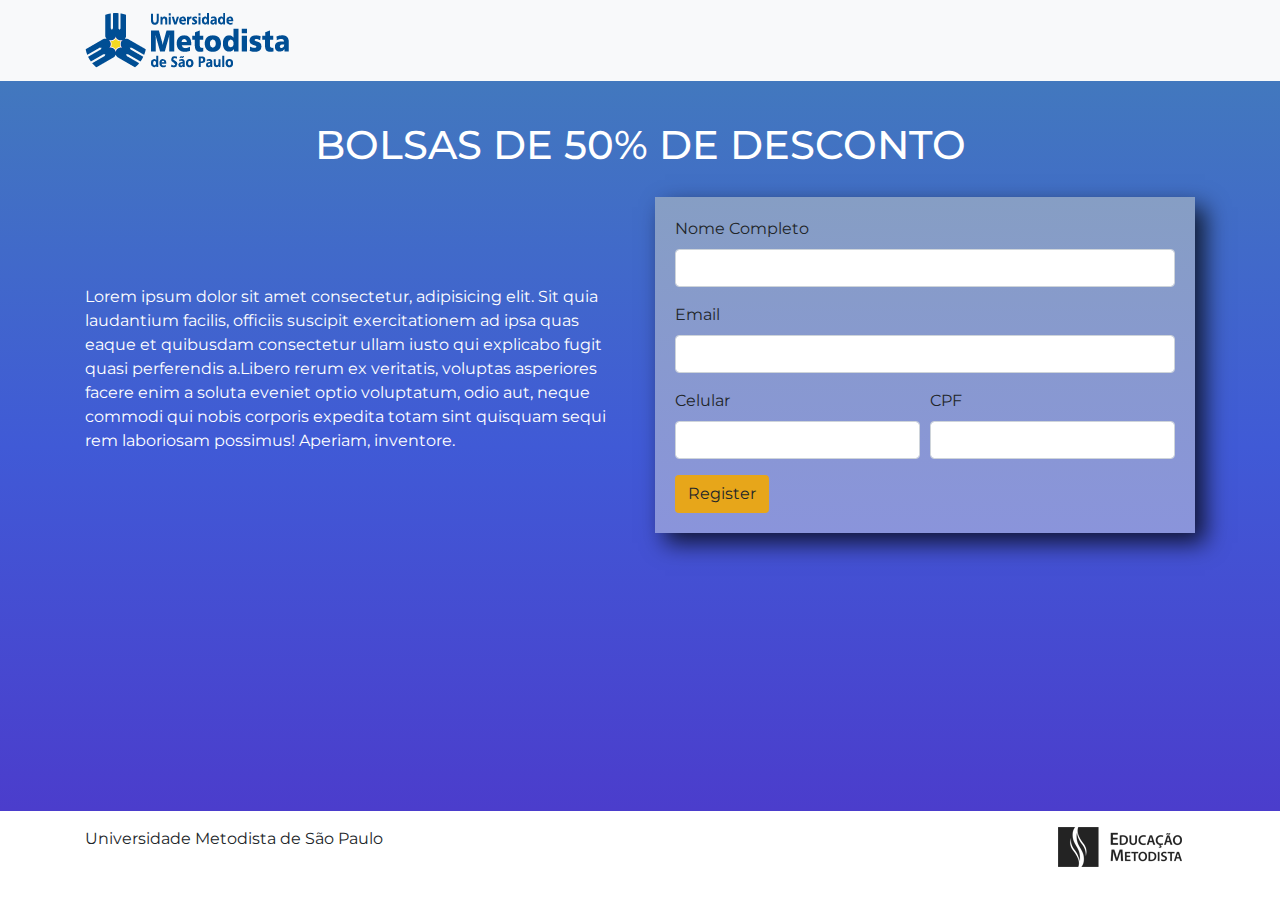
<file: Tasks/Landing Page/Index.html>
<!DOCTYPE html>
<html lang="en">
  <head>
    <meta charset="UTF-8" />
    <meta name="viewport" content="width=device-width, initial-scale=1.0" />
    <meta http-equiv="X-UA-Compatible" content="ie=edge" />
    <title>Document</title>
    <link
      href="https://fonts.googleapis.com/css?family=Montserrat:400,700,900&display=swap"
      rel="stylesheet"
    />
    <link rel="stylesheet" href="assets/css/libs/bootstrap.css" />
    <link rel="stylesheet" href="assets/css/style.css" />
  </head>
  <body>
    <!-- START HEADER SECTION -->
    <header>
      <nav class="navbar navbar-light bg-light">
        <div class="container">
          <a class="navbar-brand" href="#">
            <img src="assets/imgs/logo-universidade.png" />
          </a>
        </div>
      </nav>
    </header>
    <!-- END HEADER SECTION -->
    <!-- START MAIN SECTION -->
    <main id="main">
      <div class="container">
        <div class="main-title text-center">
          <h1>BOLSAS DE 50% DE DESCONTO</h1>
        </div>
        <div class="row">
          <div class="col-sm-12 col-md-6">
            <div class="main-text">
              <p>
                Lorem ipsum dolor sit amet consectetur, adipisicing elit. Sit
                quia laudantium facilis, officiis suscipit exercitationem ad
                ipsa quas eaque et quibusdam consectetur ullam iusto qui
                explicabo fugit quasi perferendis a.Libero rerum ex veritatis,
                voluptas asperiores facere enim a soluta eveniet optio
                voluptatum, odio aut, neque commodi qui nobis corporis expedita
                totam sint quisquam sequi rem laboriosam possimus! Aperiam,
                inventore.
              </p>
            </div>
          </div>
          <div class="col col-md-6">
            <form class="main-form">
              <div class="form-row">
                <div class="form-group col-md-12">
                  <label>Nome Completo</label>
                  <input class="form-control" />
                </div>
                <div class="form-group col-md-12">
                  <label>Email</label>
                  <input class="form-control" />
                </div>
              </div>
              <div class="form-row">
                <div class="form-group col-md-6">
                  <label>Celular</label>
                  <input class="form-control" />
                </div>
                <div class="form-group col-md-6">
                  <label>CPF</label>
                  <input class="form-control" />
                </div>
              </div>
              <button type="submit" class="btn btn-yellown">Register</button>
            </form>
          </div>
        </div>
      </div>
    </main>
    <!-- END MAIN SECTION -->
    <!-- START FOOTER SECTION -->
    <footer class="footer mt-auto py-3">
      <div class="container d-flex justify-content-between">
        <span>Universidade Metodista de São Paulo</span>
        <a class="brand" href="#">
          <img
            src="assets/imgs/educacao-metodista.png"
            alt="Educacao Metodista"
          />
        </a>
      </div>
    </footer>
    <!-- END FOOTER SECTION -->
    <script src="assets/js/jquery-3.4.1.js"></script>
    <script src="assets/js/bootstrap.js"></script>
  </body>
</html>
</file>
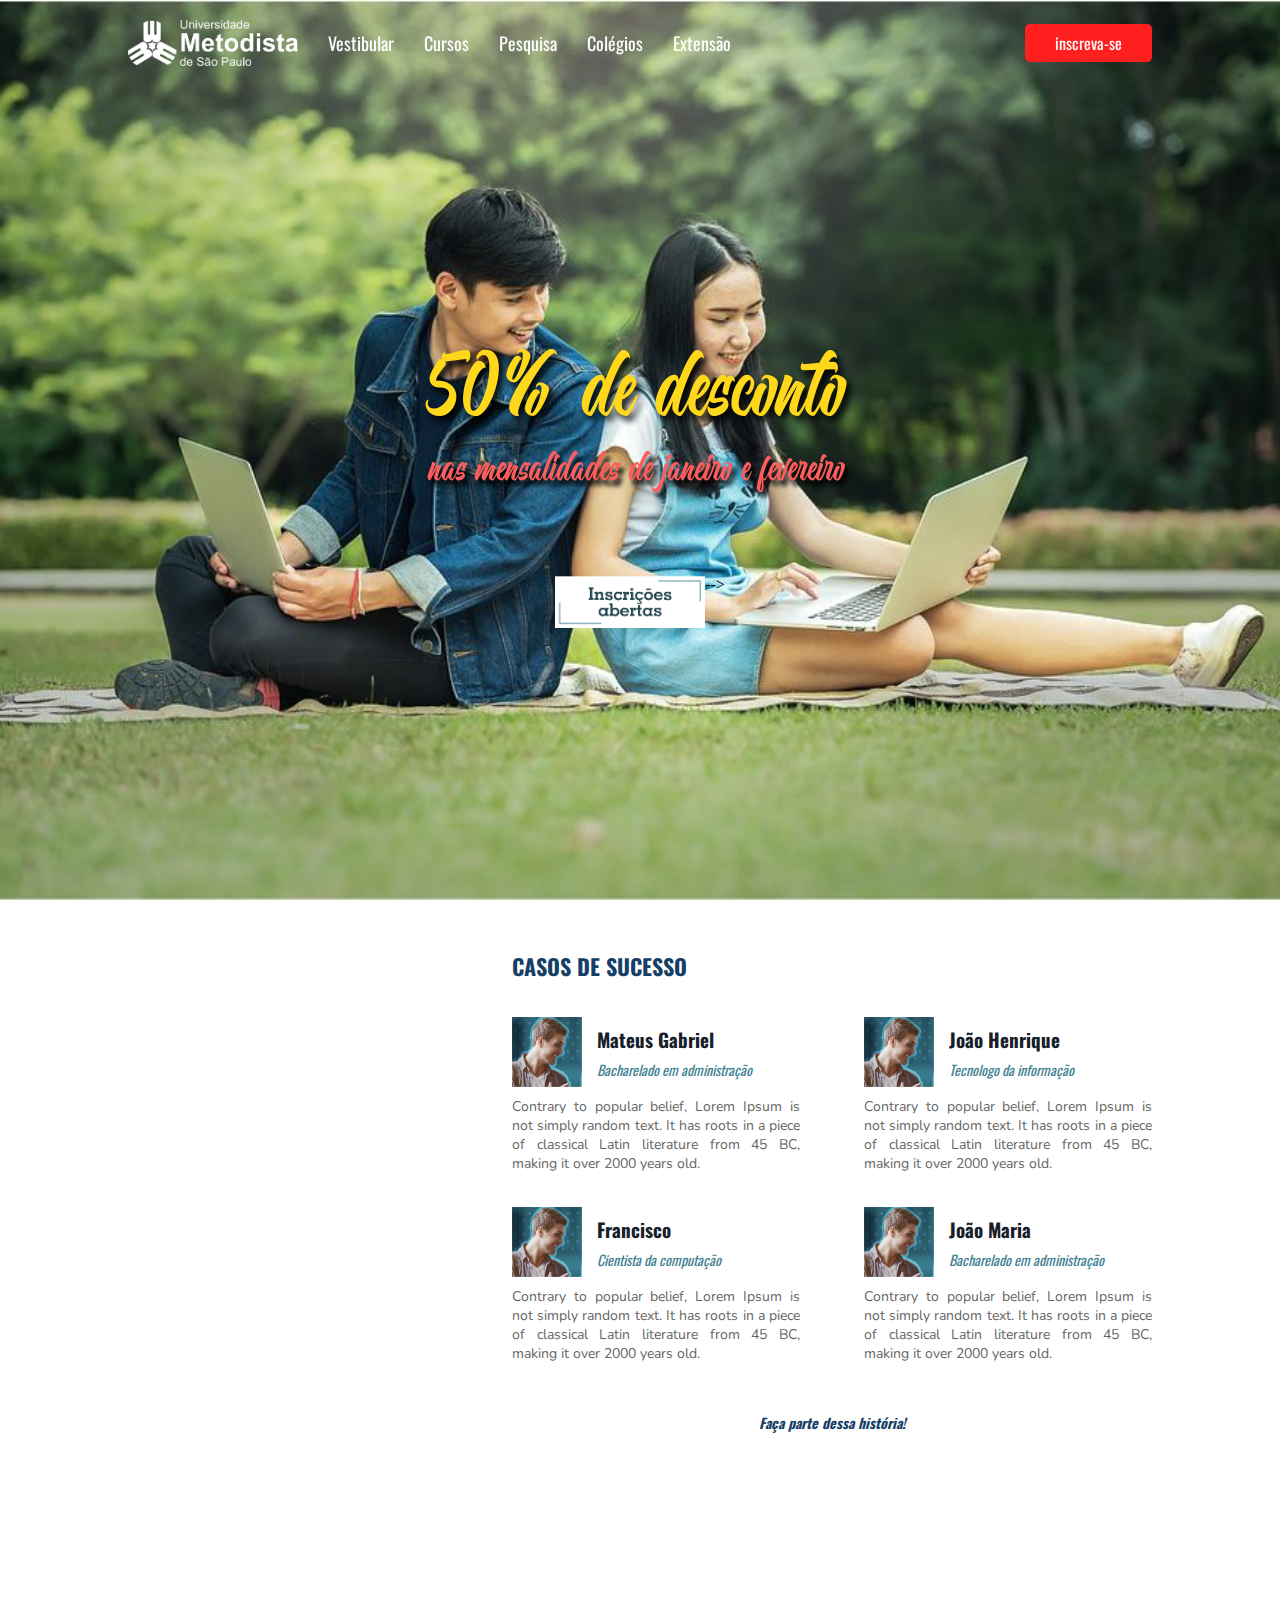
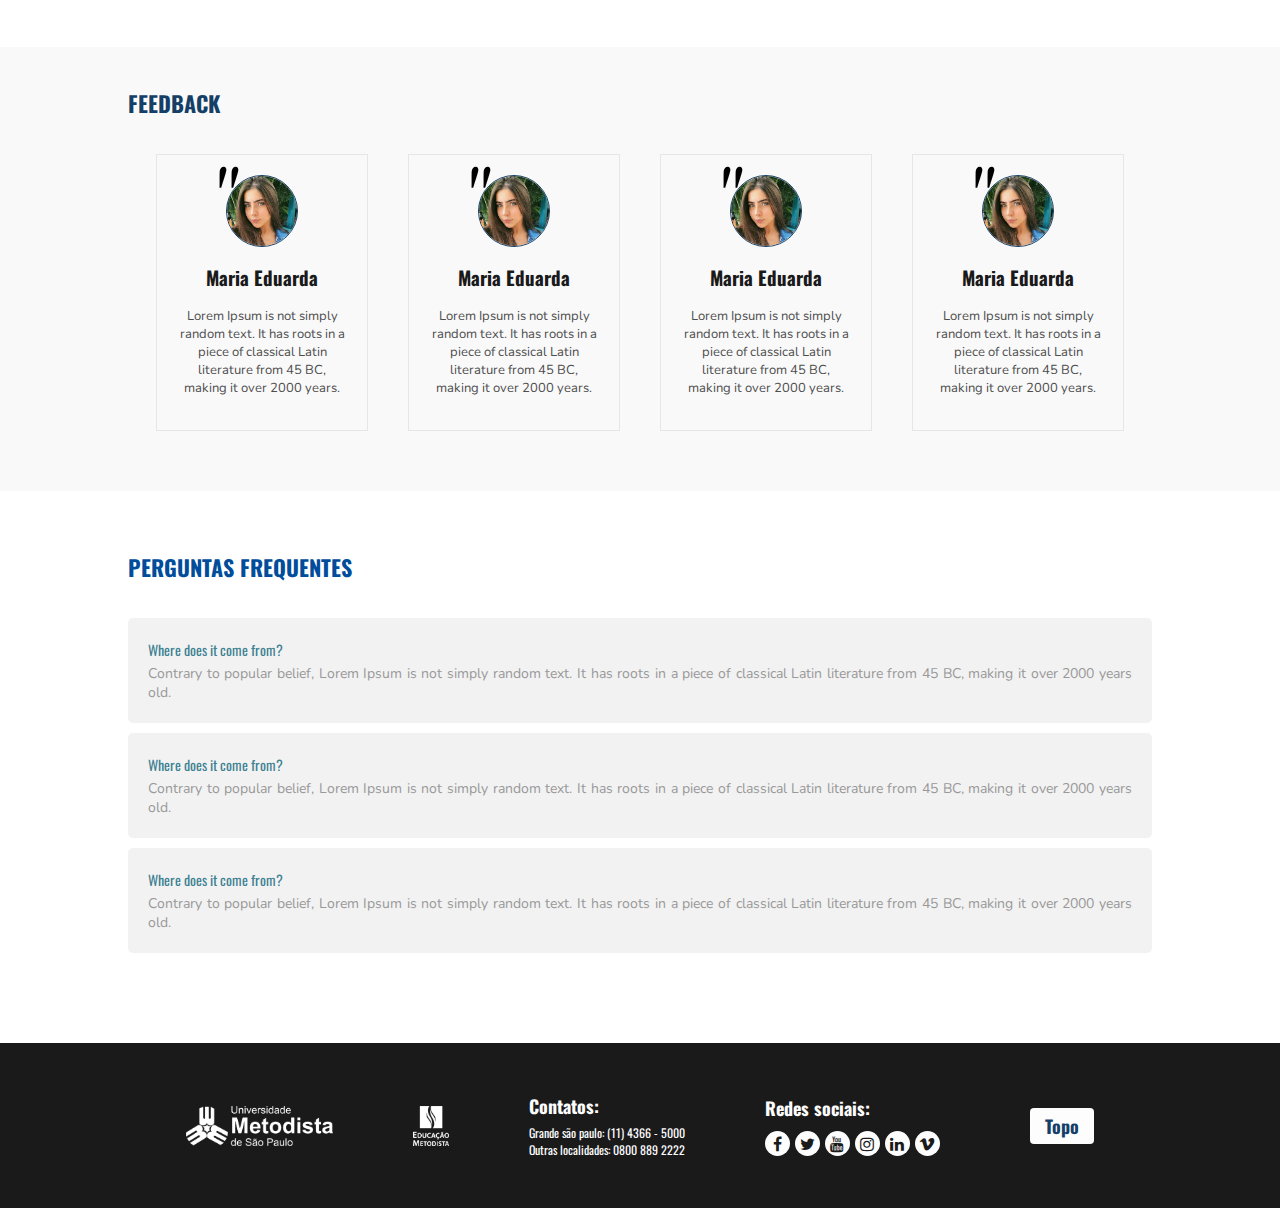
<file: Mateus Gabriel - landing page e email marketing/landing-page/public/view/index.html>
<!DOCTYPE html>
<html>
	<head>
		<title>Universidade Metodista</title>
		<link rel="shortcut icon" href="../img/logotipo-faveicon.png" />
		<meta name="viewport" content="width=device-width, initial-scale=1">
		<link rel="stylesheet" href="https://cdnjs.cloudflare.com/ajax/libs/font-awesome/4.7.0/css/font-awesome.min.css">
		<link rel="stylesheet" type="text/css" href="../css/style.css">
	</head>
	<body>
		<nav id="nav">
			<content class="content-nav-lg">
				<div>
					<img src="../img/logo-white.png" class="logo">
					<a href="#">Vestibular</a>
					<a href="#">Cursos</a>
					<a href="#">Pesquisa</a>
					<a href="#">Colégios</a>
					<a href="#">Extensão</a>
				</div>
				<div>
					<button type="button">inscreva-se</button>
				</div>
			</content>

			<content class="content-nav-sm">
				<img src="../img/logo-white.png" class="logo">
				<button id="btn-show-nav-sm" type="button">=</button>
				<div id="box-links-nav-sm">
					<a href="#">Vestibular</a>
					<a href="#">Cursos</a>
					<a href="#">Pesquisa</a>
					<a href="#">Colégios</a>
					<a href="#">Extensão</a>
				</div>
			</content>

		</nav>

		<header>
			<img src="../img/info-desconto.png" class="img-info-desconto">

			<div>
				<img src="../img/lb-open-register.png" class="img-open-register-header">-->
			</div>
		</header>

		<div class="box-trust-reasons" id="box-trust-reasons">
			<label>Motivos para você confiar em nós:</label>
			<ul>
				<li><i class="fa">&#xf0da;</i> <p>Lorem Ipsum is simply dummy text of the printing.</p></li>
				<li><i class="fa">&#xf0da;</i> <p>It is a long established fact that a reader will be distracted by the readable content.</p></li>
				<li><i class="fa">&#xf0da;</i> <p>Contrary to popular belief, Lorem Ipsum is not simply random text.</p></li>
				<li><i class="fa">&#xf0da;</i> <p>There are many variations of passages of Lorem Ipsum available.</p></li>
				<li><i class="fa">&#xf0da;</i> <p>It uses a dictionary of over 200 Latin words, combined with a handful.</p></li>
				<li><i class="fa">&#xf0da;</i> <p>Richard McClintock, a Latin professor at Hampden-Sydney College.</p></li>
			</ul>
			<button type="button">inscreva-se</button>
		</div>

		<div class="success-cases">
			<label>CASOS DE SUCESSO</label>

			<ul>
				<li>
					<div>
						<img src="../img/photo-default.jpg">
						<div>
							<label>Mateus Gabriel</label>
							<label>Bacharelado em administração</label>
						</div>
					</div>
					<p>Contrary to popular belief, Lorem Ipsum is not simply random text. It has roots in a piece of classical Latin literature from 45 BC, making it over 2000 years old.</p>
				</li>

				<li>
					<div>
						<img src="../img/photo-default.jpg">
						<div>
							<label>João Henrique</label>
							<label>Tecnologo da informação</label>
						</div>
					</div>
					<p>Contrary to popular belief, Lorem Ipsum is not simply random text. It has roots in a piece of classical Latin literature from 45 BC, making it over 2000 years old.</p>
				</li>

				<li>
					<div>
						<img src="../img/photo-default.jpg">
						<div>
							<label>Francisco</label>
							<label>Cientista da computação</label>
						</div>
					</div>
					<p>Contrary to popular belief, Lorem Ipsum is not simply random text. It has roots in a piece of classical Latin literature from 45 BC, making it over 2000 years old.</p>
				</li>

				<li>
					<div>
						<img src="../img/photo-default.jpg">
						<div>
							<label>João Maria</label>
							<label>Bacharelado em administração</label>
						</div>
					</div>
					<p>Contrary to popular belief, Lorem Ipsum is not simply random text. It has roots in a piece of classical Latin literature from 45 BC, making it over 2000 years old.</p>
				</li>
			</ul>

			<label>Faça parte dessa história!</label>
		</div>

		<section class="feedbacks">
			<content>
				<label>FEEDBACK</label>

				<ul>
					<li>
						<span>"</span>
						<img src="../img/img-feminino.jpg">
						<label>Maria Eduarda</label>
						<p>Lorem Ipsum is not simply random text. It has roots in a piece of classical Latin literature from 45 BC, making it over 2000 years.</p>
					</li>

					<li>
						<span>"</span>
						<img src="../img/img-feminino.jpg">
						<label>Maria Eduarda</label>
						<p>Lorem Ipsum is not simply random text. It has roots in a piece of classical Latin literature from 45 BC, making it over 2000 years.</p>
					</li>

					<li>
						<span>"</span>
						<img src="../img/img-feminino.jpg">
						<label>Maria Eduarda</label>
						<p>Lorem Ipsum is not simply random text. It has roots in a piece of classical Latin literature from 45 BC, making it over 2000 years.</p>
					</li>

					<li>
						<span>"</span>
						<img src="../img/img-feminino.jpg">
						<label>Maria Eduarda</label>
						<p>Lorem Ipsum is not simply random text. It has roots in a piece of classical Latin literature from 45 BC, making it over 2000 years.</p>
					</li>
				</ul>
			</content>
		</section>

		<section class="asks">
			<content>
				<label>PERGUNTAS FREQUENTES</label>
			
				<ul>
					<li>
						<p>Where does it come from?</p>
						<p>Contrary to popular belief, Lorem Ipsum is not simply random text. It has roots in a piece of classical Latin literature from 45 BC, making it over 2000 years old.</p>
					</li>

					<li>
						<p>Where does it come from?</p>
						<p>Contrary to popular belief, Lorem Ipsum is not simply random text. It has roots in a piece of classical Latin literature from 45 BC, making it over 2000 years old.</p>
					</li>

					<li>
						<p>Where does it come from?</p>
						<p>Contrary to popular belief, Lorem Ipsum is not simply random text. It has roots in a piece of classical Latin literature from 45 BC, making it over 2000 years old.</p>
					</li>
				</ul>
			</content>
		</section>

		<footer>
			<content>
				<img src="../img/logo-white.png">
				<img src="../img/icon-education-metodista.png">

				<div class="area-contacts">
					<label>Contatos:</label>
					<label>Grande são paulo: (11) 4366 - 5000</label>
					<label>Outras localidades: 0800 889 2222</label>
				</div>

				<div class="area-redes-sociais">
					<label>Redes sociais:</label>
					<a href="#"><i class="fa">&#xf09a;</i></a> <!-- facebook -->
					<a href="#"><i class="fa">&#xf099;</i></a> <!-- twitter -->
					<a href="#"><i class="fa">&#xf167;</i></a> <!-- youtube -->
					<a href="#"><i class="fa">&#xf16d;</i></a> <!-- instagram -->
					<a href="#"><i class="fa">&#xf0e1;</i></a> <!-- linkedin -->
					<a href="#"><i class="fa">&#xf27d;</i></a> <!-- vimeo -->
				</div>

				<button type="button">Topo</button>
			</content>
		</footer>

		<script type="text/javascript" src="../js/jquery-3.2.0.min.js"></script>
		<script type="text/javascript" src="../js/script.js"></script>
	</body>
</html>
</file>
<file: Tasks/Landing Page/assets/css/style.css>
html,
body {
  font-family: "Montserrat", sans-serif;
}

#main {
  background-image: linear-gradient(#4278be, #405ad6, #4b3dcc);
  padding: 20px;
}

@media (min-width: 768px) {
  #main {
    height: calc(100vh - 170px);
  }
}

.main-title > h1 {
  padding-top: 20px;
  color: #ffffff;
}

.main-form {
  margin-top: 20px;
  background-image: linear-gradient(#869ec4, #8a94db);
  padding: 20px;
  -webkit-box-shadow: 10px 10px 22px 0px rgba(0, 0, 0, 0.75);
  -moz-box-shadow: 10px 10px 22px 0px rgba(0, 0, 0, 0.75);
  box-shadow: 10px 10px 22px 0px rgba(0, 0, 0, 0.75);
}

.btn-yellown {
  background-color: #e7a61a;
}

.main-text {
  color: #ffffff;
  margin-top: 20%;
}
</file>
<file: Mateus Gabriel - landing page e email marketing/landing-page/public/css/style.css>
@import url("https://fonts.googleapis.com/css?family=Oswald:400,500,600");
@import url("https://fonts.googleapis.com/css?family=Cookie&display=swap");
@import url("https://fonts.googleapis.com/css?family=Zeyada&display=swap");
@import url('https://fonts.googleapis.com/css?family=Nunito&display=swap');
@import url('https://fonts.googleapis.com/css?family=Gelasio&display=swap');

/* VARIÁVEIS GLOBAIS 
:root {
    --primary-color: #3776b0;
    --secondary-color: #01396d;
    --dark-blue: #153f67;
    --white-color: #ffffff;
    --red-color: #d25c5c;
}
*/

html, body{
	height:100%;
	margin:0px;
	padding:0px;
}

button:focus, select:focus, textarea:focus {
	outline:none;
}


/*Formatacao do scrollbar*/
/*::-webkit-scrollbar {
	width:5px; height:5px;
}
::-webkit-scrollbar-track-piece {
	background-color:#efefef;
}
::-webkit-scrollbar-thumb {
	background-color:#17202a;
}
*/

/* SCROLLBAR */
::-webkit-scrollbar {
    width: 15px;
    background: rgb(40, 66, 90);
    -webkit-box-shadow: inset 0 0 6px rgba(0, 0, 0, 0.5);
    scrollbar-arrow-color: var(--white-color);
}
::-webkit-scrollbar-button {
    background: #5f7a94;
    color: var(--white-color) !important;
    border: var(--white-color);
}
::-webkit-scrollbar-track {
    background-color: rgb(40, 66, 90);
    -webkit-box-shadow: inset 0 0 6px rgba(0, 0, 0, 0.7);
}
::-webkit-scrollbar-thumb {
    border-radius: 4px;
    background: rgb(57, 80, 101);
    background: linear-gradient( 90deg, rgba(57, 80, 101, 1) 0%, rgba(75, 107, 135, 1) 50%, rgba(57, 80, 101, 1) 100% );
    box-shadow: 2px 3px 6px #1a2b3b;
}
::-webkit-scrollbar-button:start:decrement, ::-webkit-scrollbar-button:end:increment {
    display: none;
}





/*******************************************
|
|	FORMATACAO DO MENU DE NAVEGAÇÃO
|
********************************************/

nav	{
	position:fixed;
	z-index:5;
	width:100%;
	padding:20px 0px;
}
nav content.content-nav-lg {
	width:80%;
	margin-left:10%;
	display:flex;
	justify-content:space-between;
}
nav content.content-nav-lg div {
	display:flex;
	align-content:center;
	align-items:center;
}
nav content.content-nav-lg div a {
	color:#fdfdfe;
	font-size:18px;
	text-decoration:none;
	font-family:"Oswald";
	margin-left:30px;
}
nav content.content-nav-lg div button {
	background-color:#ff1f1f;
	color:#fdfdfe;
	font-size:16px;
	text-decoration:none;
	font-family:"Oswald";
	border:none;
	border-radius:5px;
	padding:7px 30px;
}

nav content.content-nav-lg div img.logo {
	width:170px;
}

nav content.content-nav-sm {
	width:80%;
	margin-left:10%;
	display:flex;
	justify-content:space-between;
	display:none;
}

nav content.content-nav-sm img {
	width:140px;
}

nav content.content-nav-sm div {
	width:100%;
	position:absolute;
	right:10%;
	top:70px;
	display:flex;
	flex-direction:column;
	background-color:#fdfdfe;
	box-shadow:0px 0px 4px #000000;
	display:none;
}
nav content.content-nav-sm div a {
	color:#666666;
	font-family:"Oswald";
	text-decoration:none;
	border-bottom:1px solid #999999;
	padding:15px 20px;
	text-align:right;
	font-weight:bold;
	font-size:14px;
}

nav content.content-nav-sm button {
	background-color:#fdfdfe;
	border:none;
	border-radius:5px;
	color:#17202a;
	padding:10px 17px;
}

@media (min-width:0px) and (max-width:500px) {
	nav content.content-nav-lg {display:none;}
	nav content.content-nav-sm {display:flex;}
	nav content.content-nav-sm div {width:80%;}
}

@media (min-width:501px) and (max-width:1090px) {
	nav content.content-nav-lg {display:none;}
	nav content.content-nav-sm {display:flex;}
	nav content.content-nav-sm div {width:400px;}
}






/*******************************************
|
|	FORMATAÇÃO DO CABECALHO
|
********************************************/

header {
	float:left;
	width:100%;
	height:100%;
	background:url('../img/background-header.jpg') no-repeat;
	background-size:cover;
	background-position:center center;
	display:flex;
	flex-wrap:wrap;
	align-items:center;
	align-content:center;
	justify-content:center;
}


header img.img-info-desconto {
	width:35%;
	text-align:center;
	margin-top:70px;
}

header div {
	width:100%;
	margin-top:70px;
	display:flex;
	justify-content:center;
}

header div img.img-open-register-header {
	width:150px;
}

@media (min-width:0px) and (max-width:600px) {
	header img.img-info-desconto {width:50%;}
}





/**************************************************
|
|	FORMATACAO DA CAIXA DE MOTIVOS DE CONFIANCA
|
***************************************************/


div.box-trust-reasons {
	float:left;
	width:300px;
	margin-left:10%;
	margin-top:0px;
	background-color:#ffffff;
	border-radius:10px;
	box-shadow:0px 0px 10px #000000;
	display:flex;
	flex-wrap:wrap;
	justify-content:center;
	padding:30px 0px;
	opacity:0;

}

div.box-trust-reasons label {
	text-align:center;
	width:80%;
	color:#153f67;
	font-weight:bold;
	margin-bottom:7px;
	font-size:22px;
	font-family:"Oswald";
}

div.box-trust-reasons button {
	width:70%;
	margin-top:10px;
	background-color:#ff1f1f;
	color:#fdfdfe;
	font-size:16px;
	text-decoration:none;
	font-family:"Oswald";
	border:none;
	border-radius:5px;
	padding:7px 0px;
}

div.box-trust-reasons ul {
	float:left;
	width:70%;
	list-style:none;
	padding:0px;
	margin:0px;
}

div.box-trust-reasons ul li {
	width:100%;
	margin-top:15px;
}

div.box-trust-reasons ul i {
	position:absolute;
	margin-left:-20px;
	color:blue;
	font-size:18px;
}

div.box-trust-reasons ul li p {
	text-align:justify;
	color:#666666;
	font-size:16px;
	font-family:"Nunito";
}


@media (min-width:0px) and (max-width:1080px) {
	div.box-trust-reasons {
		width:80%;
	}
}






/**************************************************
|
|	FORMATACAO DA SESSAO:CASOS DE SUCESSO
|
***************************************************/

div.success-cases {
	float:right;
	width:50%;
	margin-right:10%;
	margin-top:50px;
}

div.success-cases > label:first-child {
	float:left;
	width:100%;
	color:#153f67;
	font-weight:bold;
	margin-bottom:35px;
	font-size:22px;
	font-family:"Oswald";
}

div.success-cases ul {
	float:left;
	width:100%;
	padding:0px;
	margin:0px;
	list-style:none;
	display:flex;
	justify-content:space-between;
	flex-wrap:wrap;
}

div.success-cases ul li {
	float:left;
	width:45%;
	margin-bottom:20px;
}

div.success-cases ul li > div {
	float:left;
	width:100%;
	display:flex;
	justify-content:flex-start;
}

div.success-cases ul li > div img {
	width:70px;
	height:70px;
}

div.success-cases ul li > div > div {
	display:flex;
	flex-wrap:wrap;
	align-items:center;
	align-content:center;
}

div.success-cases ul li > div > div label:first-child {
	width:100%;
	margin-left:15px;
	margin-bottom:3px;
	font-size:19px;
	color:#17202a;
	font-weight:bold;
	font-family:"Oswald";
}

div.success-cases ul li > div > div label:last-child {
	width:100%;
	margin-left:15px;
	margin-top:3px;
	font-size:14px;
	font-style:italic;
	color:#3e8192;
	font-family:"Oswald";
}

div.success-cases ul li p {
	float:left;
	width:100%;
	margin-top:10px;
	text-align:justify;
	font-family:"Nunito";
	font-size:14px;
	color:#666666;
}

div.success-cases > label:last-child {
	float:left;
	width:100%;
	margin-top:15px;
	text-align:center;
	color:#153f67;
	font-weight:bold;
	font-size:14px;
	font-style:italic;
	font-family:"Oswald";
}

@media (min-width:0px) and (max-width:500px) {
	div.success-cases ul {
		justify-content:center;
	}
	div.success-cases ul li {width:100%;}

	div.success-cases {
		float:left;
		width:80%;
		margin-left:10%;
		margin-right:0%;
	}
}
@media (min-width:501px) and (max-width:1080px) {
	div.success-cases {
		float:left;
		width:80%;
		margin-left:10%;
		margin-right:0%;
	}
}





/**************************************************
|
|	FORMATACAO DA SESSAO: FEEDBACKS
|
***************************************************/

section.feedbacks {
	float:left;
	width:100%;
	margin-top:60px;
	padding:40px 0px;
	background-color:#f9f9fa;
}

section.feedbacks content {
	float:left;
	width:80%;
	margin-left:10%;
}

section.feedbacks content > label {
	float:left;
	width:100%;
	color:#153f67;
	font-weight:bold;
	margin-bottom:35px;
	font-size:22px;
	font-family:"Oswald";
}

section.feedbacks content ul {
	float:left;
	width:100%;
	padding:0px;
	margin:0px;
	list-style:none;
	display:flex;
	justify-content:center;
	flex-wrap:wrap;
	overflow-x:auto;
}

section.feedbacks content ul li {
	width:170px;
	border:1px solid #e6e6e6;
	padding:20px;
	display:flex;
	flex-wrap:wrap;
	justify-content:center;
	align-content:flex-start;
	align-items:flex-start;
	margin:20px;
	margin-top:0px;
}

section.feedbacks content ul li span {
	position:absolute;
	z-index:3;
	margin-left:-70px;
	margin-top:-15px;
	font-size:60px;
	font-family:"Gelasio";
}

section.feedbacks content ul li img {
	width:70px;
	height:70px;
	border-radius:100%;
	border:1px solid #153f67;
}

section.feedbacks content ul li label {
	width:100%;
	margin-top:16px;
	text-align:center;
	color:#1a1a1a;
	font-weight:bold;
	font-size:19px;
	font-family:"Oswald";
}

section.feedbacks content ul li p {
	width:100%;
	margin-top:16px;
	text-align:center;
	color:#4d4d4d;
	font-size:13px;
	font-family:"Nunito";
}


section.asks {
	float:left;
	width:100%;
	margin-top:20px;
	padding:40px 0px;
}

section.asks content {
	float:left;
	width:80%;
	margin-left:10%;
}

section.asks content > label {
	float:left;
	width:100%;
	color:#004d9b;
	font-weight:bold;
	margin-bottom:35px;
	font-size:22px;
	font-family:"Oswald";
}

section.asks content ul {
	float:left;
	width:100%;
	padding:0px;
	margin:0px;
	list-style:none;
	display:flex;
	justify-content:space-between;
	flex-wrap:wrap;
}

section.asks content ul li {
	width:100%;
	padding:7px 20px;
	background-color:#f2f2f2;
	border-radius:5px;
	margin-bottom:10px;
}

section.asks content ul li p:first-child {
	width:100%;
	margin-bottom:4px;
	text-align:justify;
	color:#3e8192;
	font-size:14px;
	font-family:"Oswald";
}
section.asks content ul li p:last-child {
	width:100%;
	margin-top:4px;
	text-align:justify;
	color:#999999;
	font-size:14px;
	font-family:"Nunito";
}




/**************************************************
|
|	FORMATACAO DO RODAPE
|
***************************************************/

footer {
	float:left;
	width:100%;
	padding:40px 0px;
	margin-top:40px;
	background-color:#1a1a1a;
}

footer content {
	float:left;
	width:80%;
	margin-left:10%;
	display:flex;
	justify-content:center;
	flex-wrap:wrap;
	align-items:center;
	align-content:center;
}

footer img {
	height:40px;
	margin:10px 40px;
}

footer div.area-contacts {
	display:flex;
	flex-direction:column;
	margin:10px 40px;
}

footer div.area-contacts label {
	color:#fdfdfe;
	font-family:"Oswald";
	font-size:12px;
}

footer div.area-contacts label:first-child {
	margin-bottom:5px;
	font-weight:bold;
	font-size:18px;
}

footer div.area-redes-sociais {
	width:185px;
	margin:10px 40px;
}

footer div.area-redes-sociais label {
	float:left;
	width:100%;
	color:#fdfdfe;
	font-family:"Oswald";
	margin-bottom:10px;
	font-weight:bold;
	font-size:18px;
}

footer div.area-redes-sociais a {
	float:left;
	background-color:#fdfdfe;
	color:#1a1a1a;
	width:25px;
	height:25px;
	border-radius:100%;
	margin-right:5px;
	display:flex;
	align-items:center;
	justify-content:center;
	text-decoration:none;
}

footer button {
	margin:10px 40px;
	border:none;
	color:#153f67;
	background-color:#fdfdfe;
	border-radius:4px;
	padding:5px 15px;
	font-weight:bold;
	cursor:pointer;
	font-family:"Oswald";
	font-size:18px;
}
</file>
